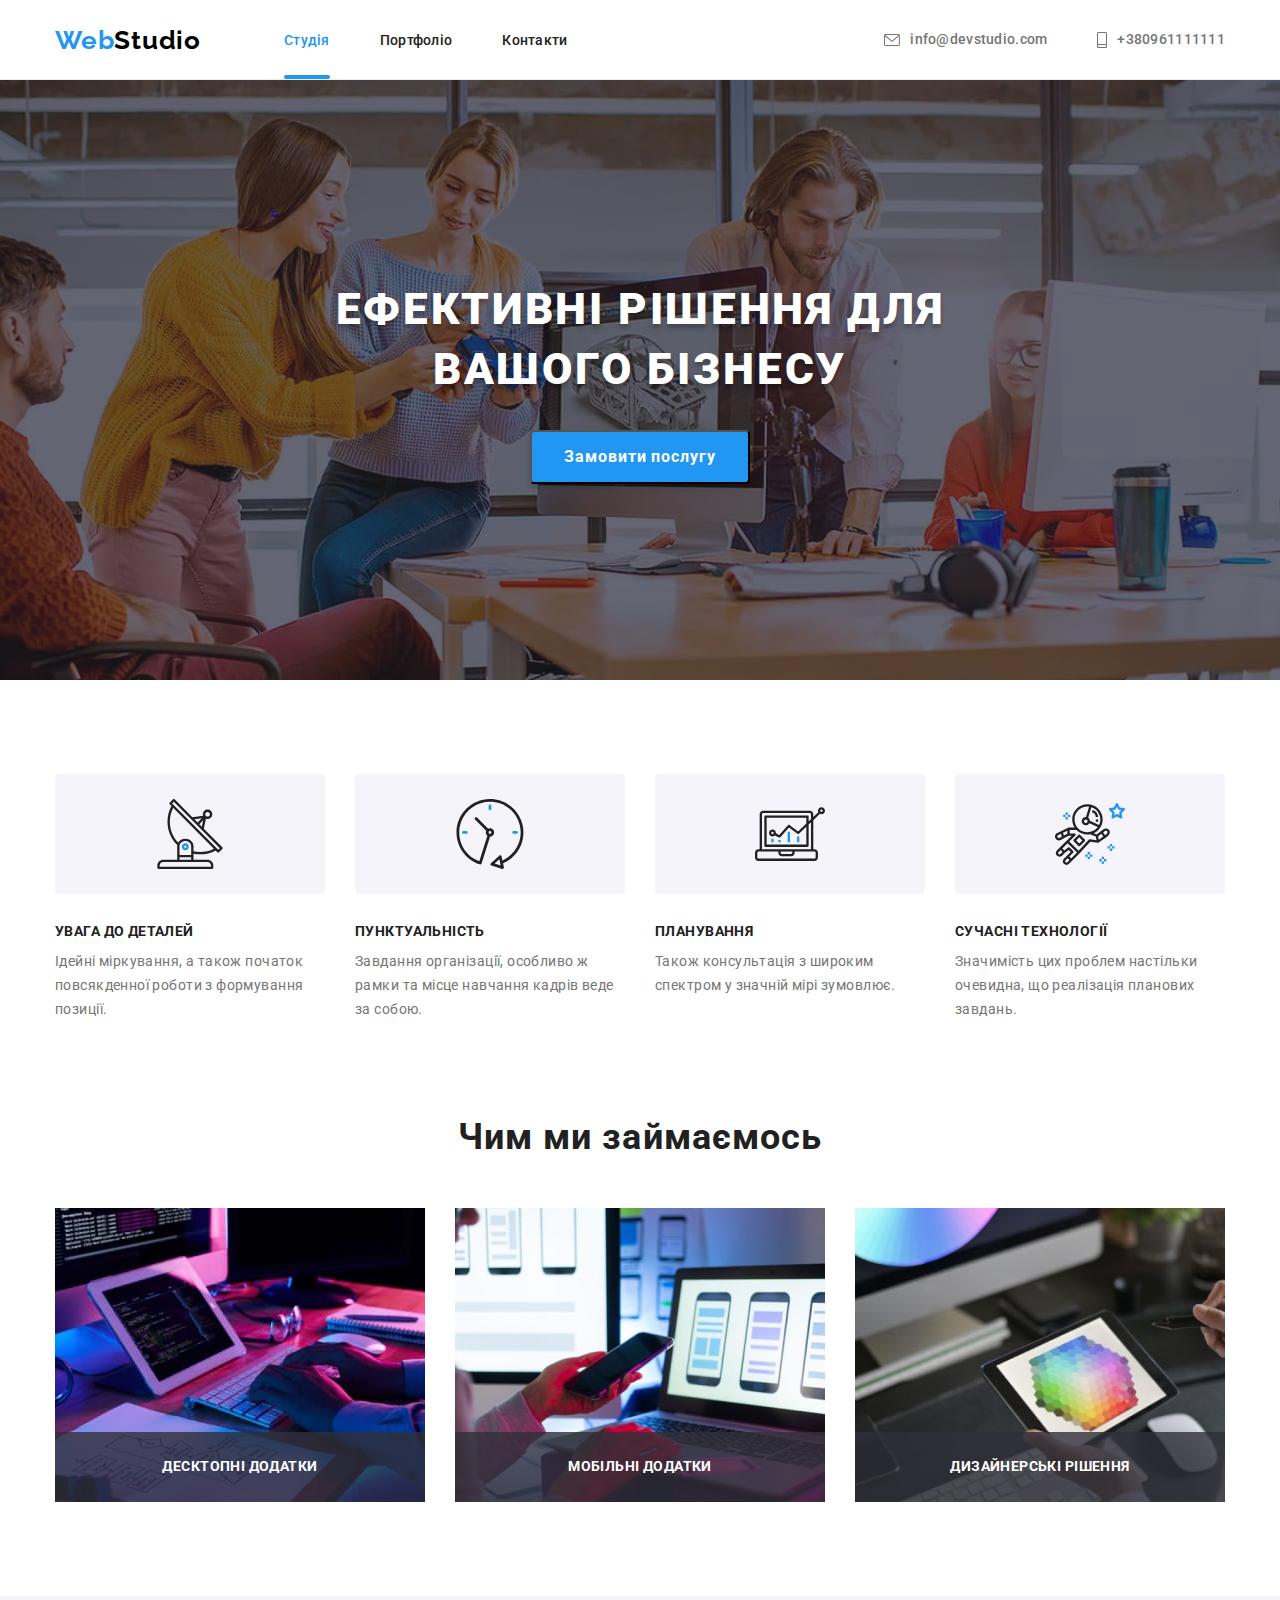
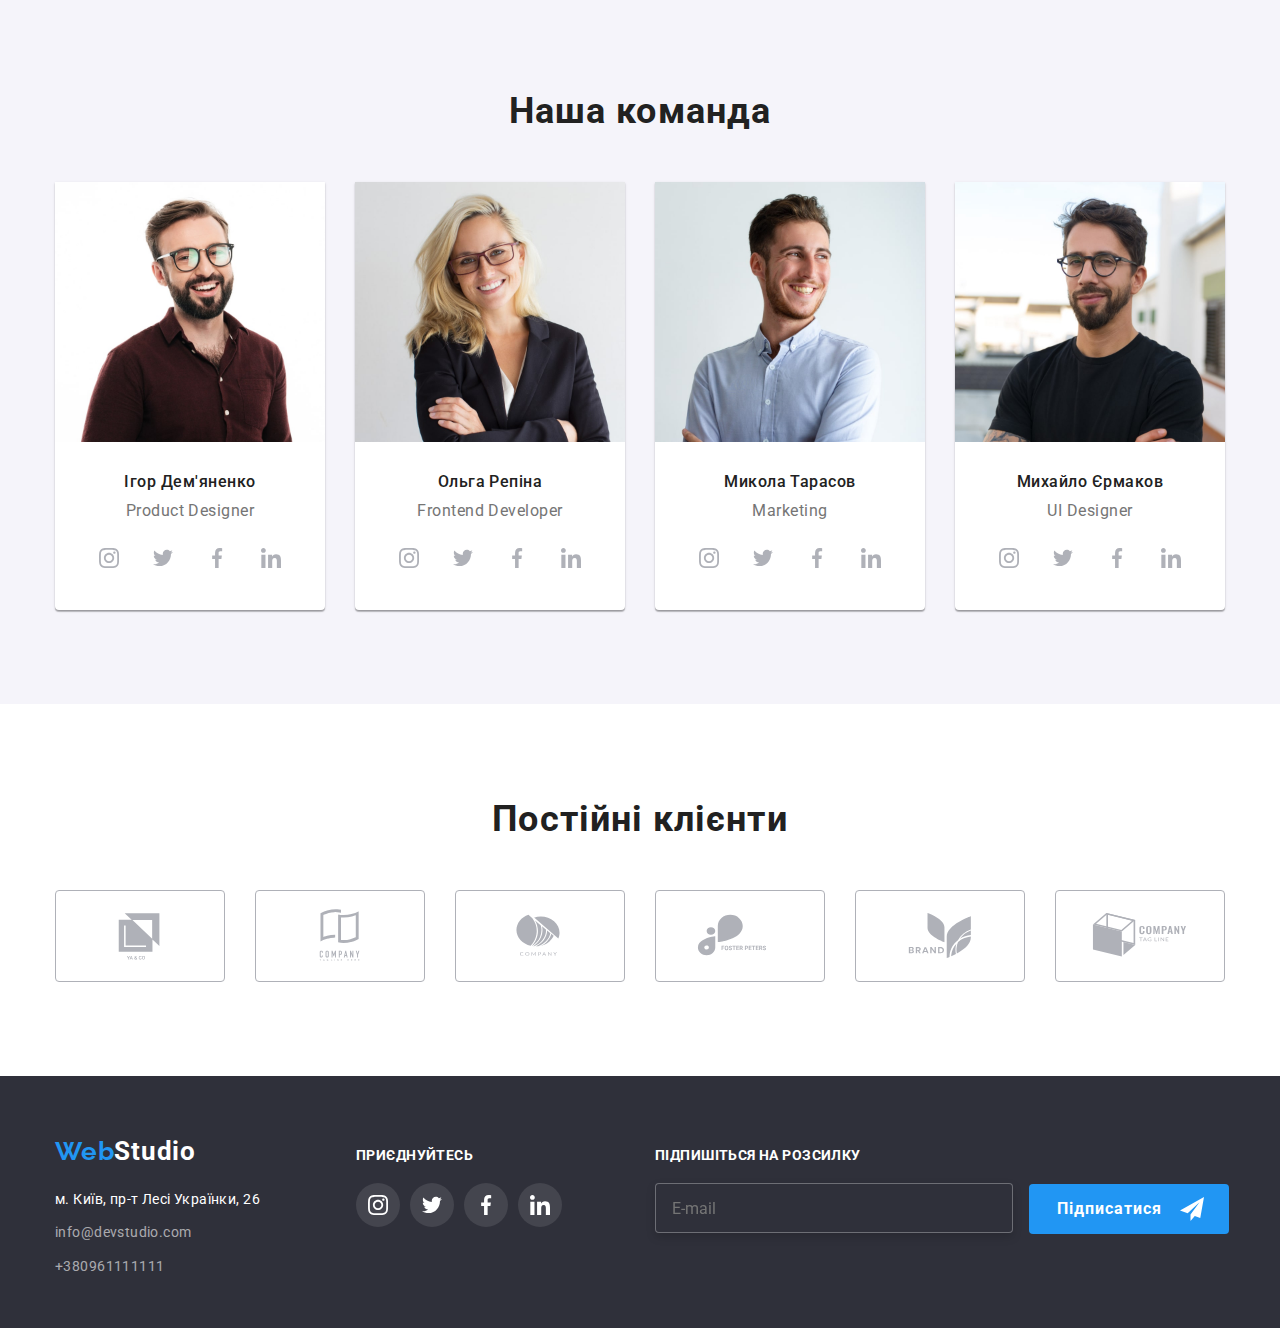
<file: index.html>
<!DOCTYPE html>
<html lang="uk">
  <head>
    <meta charset="UTF-8" />
    <meta http-equiv="X-UA-Compatible" content="IE=edge" />
    <meta name="viewport" content="width=device-width, initial-scale=1.0" />
    <title>WebStudio</title>
    <link rel="preconnect" href="https://fonts.googleapis.com" />
    <link rel="preconnect" href="https://fonts.gstatic.com" crossorigin />
    <link
      href="https://fonts.googleapis.com/css2?family=Montserrat:wght@400;700&family=Raleway:wght@700&family=Roboto:wght@400;500;700;900&display=swap"
      rel="stylesheet"
    />
    <link
      rel="stylesheet"
      href="https://cdnjs.cloudflare.com/ajax/libs/modern-normalize/1.1.0/modern-normalize.min.css"
    />
    <link rel="stylesheet" href="./css/styles.css" />
  </head>
  <body>
    <header class="header">
      <div class="conteiner">
        <nav class="header-nav">
          <a class="logo" href="./index.html" lang="en">
            <span class="logo-web">Web</span
            ><span class="logo-studio">Studio</span>
          </a>
          <ul class="conteiner-header-links">
            <li class="header-links">
              <a class="header-link current" href="./index.html">Студія</a>
            </li>
            <li class="header-links">
              <a class="header-link" href="./portfolio.html">Портфоліо</a>
            </li>
            <li class="header-links">
              <a class="header-link" href="">Контакти</a>
            </li>
          </ul>
          <ul class="conteiner-header-contacts">
            <li class="header-links">
              <a class="header-link-style" href="mailto:info@devstudio.com">
                <svg class="header-icon-mail" width="16" height="12">
                  <use href="./img/symbol-defs.svg#icon-envelope"></use>
                </svg>
                info@devstudio.com</a
              >
            </li>
            <li class="header-links">
              <a class="header-link-style" href="telto:+380961111111">
                <svg class="header-icon-tel" width="10" height="16">
                  <use href="./img/symbol-defs.svg#icon-Vector"></use>
                </svg>
                +380961111111</a
              >
            </li>
          </ul>
        </nav>
      </div>
    </header>

    <main>
      <section class="hero-section hero-bg">
        <div class="conteiner">
          <h1 class="hero">Ефективні рішення для вашого бізнесу</h1>
          <button class="hero-button" type="button" data-modal-open>
            Замовити послугу
          </button>
        </div>
      </section>

      <section class="benefits-section">
        <div class="conteiner">
          <h2 class="visually-hidden">Переваги</h2>
          <ul class="advantage-ul">
            <li class="advantage-li">
              <a href="" class="advantage-href">
                <svg class="advantage-icon" width="70" height="70">
                  <use href="./img/symbol-defs.svg#icon-antenna"></use>
                </svg>
              </a>
            </li>
            <li class="advantage-li">
              <a href="" class="advantage-href">
                <svg class="advantage-icon" width="70" height="70">
                  <use href="./img/symbol-defs.svg#icon-clock"></use>
                </svg>
              </a>
            </li>
            <li class="advantage-li">
              <a href="" class="advantage-href">
                <svg class="advantage-icon" width="70" height="70">
                  <use href="./img/symbol-defs.svg#icon-diagram"></use>
                </svg>
              </a>
            </li>
            <li class="advantage-li">
              <a href="" class="advantage-href">
                <svg class="advantage-icon" width="70" height="70">
                  <use href="./img/symbol-defs.svg#icon-astronaut"></use>
                </svg>
              </a>
            </li>
          </ul>
          <ul class="conteiner-benefits-li">
            <li class="benefits-li type">
              <h3 class="benefits attention">Увага до деталей</h3>
              <p class="benefits-lists">
                Ідейні міркування, а також початок повсякденної роботи з
                формування позиції.
              </p>
            </li>
            <li class="benefits-li type">
              <h3 class="benefits">Пунктуальність</h3>
              <p class="benefits-lists">
                Завдання організації, особливо ж рамки та місце навчання кадрів
                веде за собою.
              </p>
            </li>
            <li class="benefits-li type">
              <h3 class="benefits">Планування</h3>
              <p class="benefits-lists">
                Також консультація з широким спектром у значній мірі зумовлює.
              </p>
            </li>
            <li class="benefits-li">
              <h3 class="benefits">Сучасні технології</h3>
              <p class="benefits-lists">
                Значимість цих проблем настільки очевидна, що реалізація
                планових завдань.
              </p>
            </li>
          </ul>
        </div>
      </section>

      <section class="container-works">
        <div class="conteiner">
          <h2 class="works">Чим ми займаємось</h2>
          <ul class="img-works">
            <li class="works-li">
              <img
                src="./box1.jpg"
                alt="набирає текст на ноутбуці"
                width="370"
                height="294"
              />
              <div class="applications">
                <p class="applications-text">Десктопні додатки</p>
              </div>
            </li>

            <li class="works-li">
              <img
                src="./box2.jpg"
                alt="звіряє з телефоном"
                width="370"
                height="294"
              />
              <div class="applications">
                <p class="applications-text">Мобільні додатки</p>
              </div>
            </li>
            <li class="works-li">
              <img
                src="./box-3.jpg"
                alt="підбирає колір"
                width="370"
                height="294"
              />
              <div class="applications">
                <p class="applications-text">Дизайнерські рішення</p>
              </div>
            </li>
          </ul>
        </div>
      </section>

      <section class="section-team">
        <div class="conteiner">
          <h2 class="team">Наша команда</h2>
          <ul class="team-list">
            <li class="our-team">
              <img
                src="./img1.jpg"
                alt="продакт дизайнер"
                width="270"
                height="260"
              />
              <h3 class="people">Ігор Дем'яненко</h3>
              <p class="skills">Product Designer</p>
              <ul class="social-links">
                <li class="social-li">
                  <a href="" class="social-href">
                    <svg class="social-icon" width="20" height="20">
                      <use href="./img/symbol-defs.svg#icon-instagram"></use>
                    </svg>
                  </a>
                </li>
                <li class="social-li">
                  <a href="" class="social-href">
                    <svg class="social-icon" width="20" height="20">
                      <use href="./img/symbol-defs.svg#icon-twitter"></use>
                    </svg>
                  </a>
                </li>
                <li class="social-li">
                  <a href="" class="social-href">
                    <svg class="social-icon" width="20" height="20">
                      <use href="./img/symbol-defs.svg#icon-facebook"></use>
                    </svg>
                  </a>
                </li>
                <li class="social-li">
                  <a href="" class="social-href">
                    <svg class="social-icon" width="20" height="20">
                      <use href="./img/symbol-defs.svg#icon-linkedin"></use>
                    </svg>
                  </a>
                </li>
              </ul>
            </li>
            <li class="our-team">
              <img
                src="./img2.jpg"
                alt="фронтенд розробник"
                width="270"
                height="260"
              />
              <h3 class="people">Ольга Репіна</h3>
              <p class="skills">Frontend Developer</p>
              <ul class="social-links">
                <li class="social-li">
                  <a href="" class="social-href">
                    <svg class="social-icon" width="20" height="20">
                      <use href="./img/symbol-defs.svg#icon-instagram"></use>
                    </svg>
                  </a>
                </li>
                <li class="social-li">
                  <a href="" class="social-href">
                    <svg class="social-icon" width="20" height="20">
                      <use href="./img/symbol-defs.svg#icon-twitter"></use>
                    </svg>
                  </a>
                </li>
                <li class="social-li">
                  <a href="" class="social-href">
                    <svg class="social-icon" width="20" height="20">
                      <use href="./img/symbol-defs.svg#icon-facebook"></use>
                    </svg>
                  </a>
                </li>
                <li class="social-li">
                  <a href="" class="social-href">
                    <svg class="social-icon" width="20" height="20">
                      <use href="./img/symbol-defs.svg#icon-linkedin"></use>
                    </svg>
                  </a>
                </li>
              </ul>
            </li>
            <li class="our-team">
              <img src="./img3.jpg" alt="Маркетолог" width="270" height="260" />
              <h3 class="people">Микола Тарасов</h3>
              <p class="skills">Marketing</p>
              <ul class="social-links">
                <li class="social-li">
                  <a href="" class="social-href">
                    <svg class="social-icon" width="20" height="20">
                      <use href="./img/symbol-defs.svg#icon-instagram"></use>
                    </svg>
                  </a>
                </li>
                <li class="social-li">
                  <a href="" class="social-href">
                    <svg class="social-icon" width="20" height="20">
                      <use href="./img/symbol-defs.svg#icon-twitter"></use>
                    </svg>
                  </a>
                </li>
                <li class="social-li">
                  <a href="" class="social-href">
                    <svg class="social-icon" width="20" height="20">
                      <use href="./img/symbol-defs.svg#icon-facebook"></use>
                    </svg>
                  </a>
                </li>
                <li class="social-li">
                  <a href="" class="social-href">
                    <svg class="social-icon" width="20" height="20">
                      <use href="./img/symbol-defs.svg#icon-linkedin"></use>
                    </svg>
                  </a>
                </li>
              </ul>
            </li>
            <li class="our-team">
              <img
                src="./img4.jpg"
                alt="дизайнер інтерфейсу користувача"
                width="270"
                height="260"
              />
              <h3 class="people">Михайло Єрмаков</h3>
              <p class="skills">UI Designer</p>
              <ul class="social-links">
                <li class="social-li">
                  <a href="" class="social-href">
                    <svg class="social-icon" width="20" height="20">
                      <use href="./img/symbol-defs.svg#icon-instagram"></use>
                    </svg>
                  </a>
                </li>
                <li class="social-li">
                  <a href="" class="social-href">
                    <svg class="social-icon" width="20" height="20">
                      <use href="./img/symbol-defs.svg#icon-twitter"></use>
                    </svg>
                  </a>
                </li>
                <li class="social-li">
                  <a href="" class="social-href">
                    <svg class="social-icon" width="20" height="20">
                      <use href="./img/symbol-defs.svg#icon-facebook"></use>
                    </svg>
                  </a>
                </li>
                <li class="social-li">
                  <a href="" class="social-href">
                    <svg class="social-icon" width="20" height="20">
                      <use href="./img/symbol-defs.svg#icon-linkedin"></use>
                    </svg>
                  </a>
                </li>
              </ul>
            </li>
          </ul>
        </div>
      </section>
      <section class="clients-section">
        <div class="conteiner">
          <h2 class="clients">Постійні клієнти</h2>
          <ul class="clients-ul">
            <li class="clients-li">
              <a href="" class="clients-href">
                <svg class="clients-icon" width="106" height="60">
                  <use href="./img/symbol-defs.svg#icon-Logo"></use>
                </svg>
              </a>
            </li>
            <li class="clients-li">
              <a href="" class="clients-href">
                <svg class="clients-icon" width="106" height="60">
                  <use href="./img/symbol-defs.svg#icon-Logo1"></use>
                </svg>
              </a>
            </li>
            <li class="clients-li">
              <a href="" class="clients-href">
                <svg class="clients-icon" width="106" height="60">
                  <use href="./img/symbol-defs.svg#icon-Logo2"></use>
                </svg>
              </a>
            </li>
            <li class="clients-li">
              <a href="" class="clients-href">
                <svg class="clients-icon" width="106" height="60">
                  <use href="./img/symbol-defs.svg#icon-Logo3"></use>
                </svg>
              </a>
            </li>
            <li class="clients-li">
              <a href="" class="clients-href">
                <svg class="clients-icon" width="106" height="60">
                  <use href="./img/symbol-defs.svg#icon-Logo4"></use>
                </svg>
              </a>
            </li>
            <li class="clients-li">
              <a href="" class="clients-href">
                <svg class="clients-icon" width="106" height="60">
                  <use href="./img/symbol-defs.svg#icon-Logo5"></use>
                </svg>
              </a>
            </li>
          </ul>
        </div>
      </section>
    </main>

    <footer class="footer-section">
      <div class="footer-conteiner">
        <div class="footer-main">
          <div class="footer-logo">
            <a class="logo" href="./index.html"
              ><span class="logo-web">Web</span
              ><span class="footer-studio">Studio</span></a
            >
          </div>
          <address class="footer-address">
            м. Київ, пр-т Лесі Українки, 26
          </address>
          <address class="footer-address">
            <ul class="footer-ul">
              <li class="footer-li">
                <a class="footer-contacts" href="mailto:info@devstudio.com"
                  >info@devstudio.com</a
                >
              </li>
              <li class="footer-li">
                <a class="footer-contacts" href="telto:+380961111111"
                  >+380961111111</a
                >
              </li>
            </ul>
          </address>
        </div>
        <div class="footer-second">
          <h2 class="footer-second-title">приєднуйтесь</h2>
          <ul class="footer-icon-ul">
            <li class="footer-icon-li">
              <a href="" class="footer-icon-href">
                <svg class="footer-icon" width="20" height="20">
                  <use href="./img/symbol-defs.svg#icon-instagram"></use>
                </svg>
              </a>
            </li>
            <li class="footer-icon-li">
              <a href="" class="footer-icon-href">
                <svg class="footer-icon" width="20" height="20">
                  <use href="./img/symbol-defs.svg#icon-twitter"></use>
                </svg>
              </a>
            </li>
            <li class="footer-icon-li">
              <a href="" class="footer-icon-href">
                <svg class="footer-icon" width="20" height="20">
                  <use href="./img/symbol-defs.svg#icon-facebook"></use>
                </svg>
              </a>
            </li>
            <li class="footer-icon-li">
              <a href="" class="footer-icon-href">
                <svg class="footer-icon" width="20" height="20">
                  <use href="./img/symbol-defs.svg#icon-linkedin"></use>
                </svg>
              </a>
            </li>
          </ul>
        </div>
        <div class="footer-input">
          <label class="footer-input-label" for="footer-input-email"
            >Підпишіться на розсилку</label
          >
          <input
            type="email"
            class="footer-input-email"
            name="footer-input-email"
            id="footer-input-email"
            placeholder="E-mail"
          />

          <button type="button" class="footer-input-button">
            Підписатися<svg class="icon-send" width="24" height="24">
              <use href="./img/symbol-defs.svg#icon-send"></use>
            </svg>
          </button>
        </div>
      </div>
    </footer>
    <div class="overlay is-hidden" data-modal>
      <div class="modal">
        <button type="button" class="button-close" data-modal-close>
          <svg class="icon-close" width="18" height="18">
            <use href="./img/symbol-defs.svg#icon-close"></use>
          </svg>
        </button>
        <p class="modal-title">Залиште свої дані, ми вам передзвонимо</p>
        <form class="modal-form">
          <label class="modal-label">Ім'я</label>
          <div class="div-input">
            <input type="text" class="modal-input" name="user-name" required />
            <svg class="icon-modal" width="18" height="18">
              <use href="./img/symbol-defs.svg#icon-person-black"></use>
            </svg>
          </div>
          <label class="modal-label">Телефон</label>
          <div class="div-input">
            <input type="tel" class="modal-input" name="user-tel" required />
            <svg class="icon-modal" width="18" height="18">
              <use href="./img/symbol-defs.svg#icon-phone-black"></use>
            </svg>
          </div>
          <label class="modal-label">Пошта</label>
          <div class="div-input">
            <input type="email" class="modal-input" name="user-email" />
            <svg class="icon-modal" width="18" height="18">
              <use href="./img/symbol-defs.svg#icon-email-black"></use>
            </svg>
          </div>
          <div class="modal-label-field">
            <label class="modal-label" for="coment">Коментар</label>
            <textarea
              name="coment"
              placeholder="Введіть текст"
              class="clients-coment"
              id="coment"
            ></textarea>
          </div>
          <div class="checkbox">
            <input
              type="checkbox"
              class="checkbox-input visually-hidden"
              name="checkbox"
              required
              value="true"
              id="checkbox"
            />
            <label for="checkbox" class="checkbox-label">
              <span>
                <svg class="icon-check" width="16" height="15">
                  <use href="./img/symbol-defs.svg#icon-check-vector"></use>
                </svg>
              </span>
              Погоджуюся з розсилкою та приймаю
            </label>
            <a href="" class="contract">Умови договору</a>
          </div>
          <button type="submit" class="button-send">Відправити</button>
        </form>
      </div>
    </div>
    <script src="./js/modal.js"></script>
  </body>
</html>
</file>
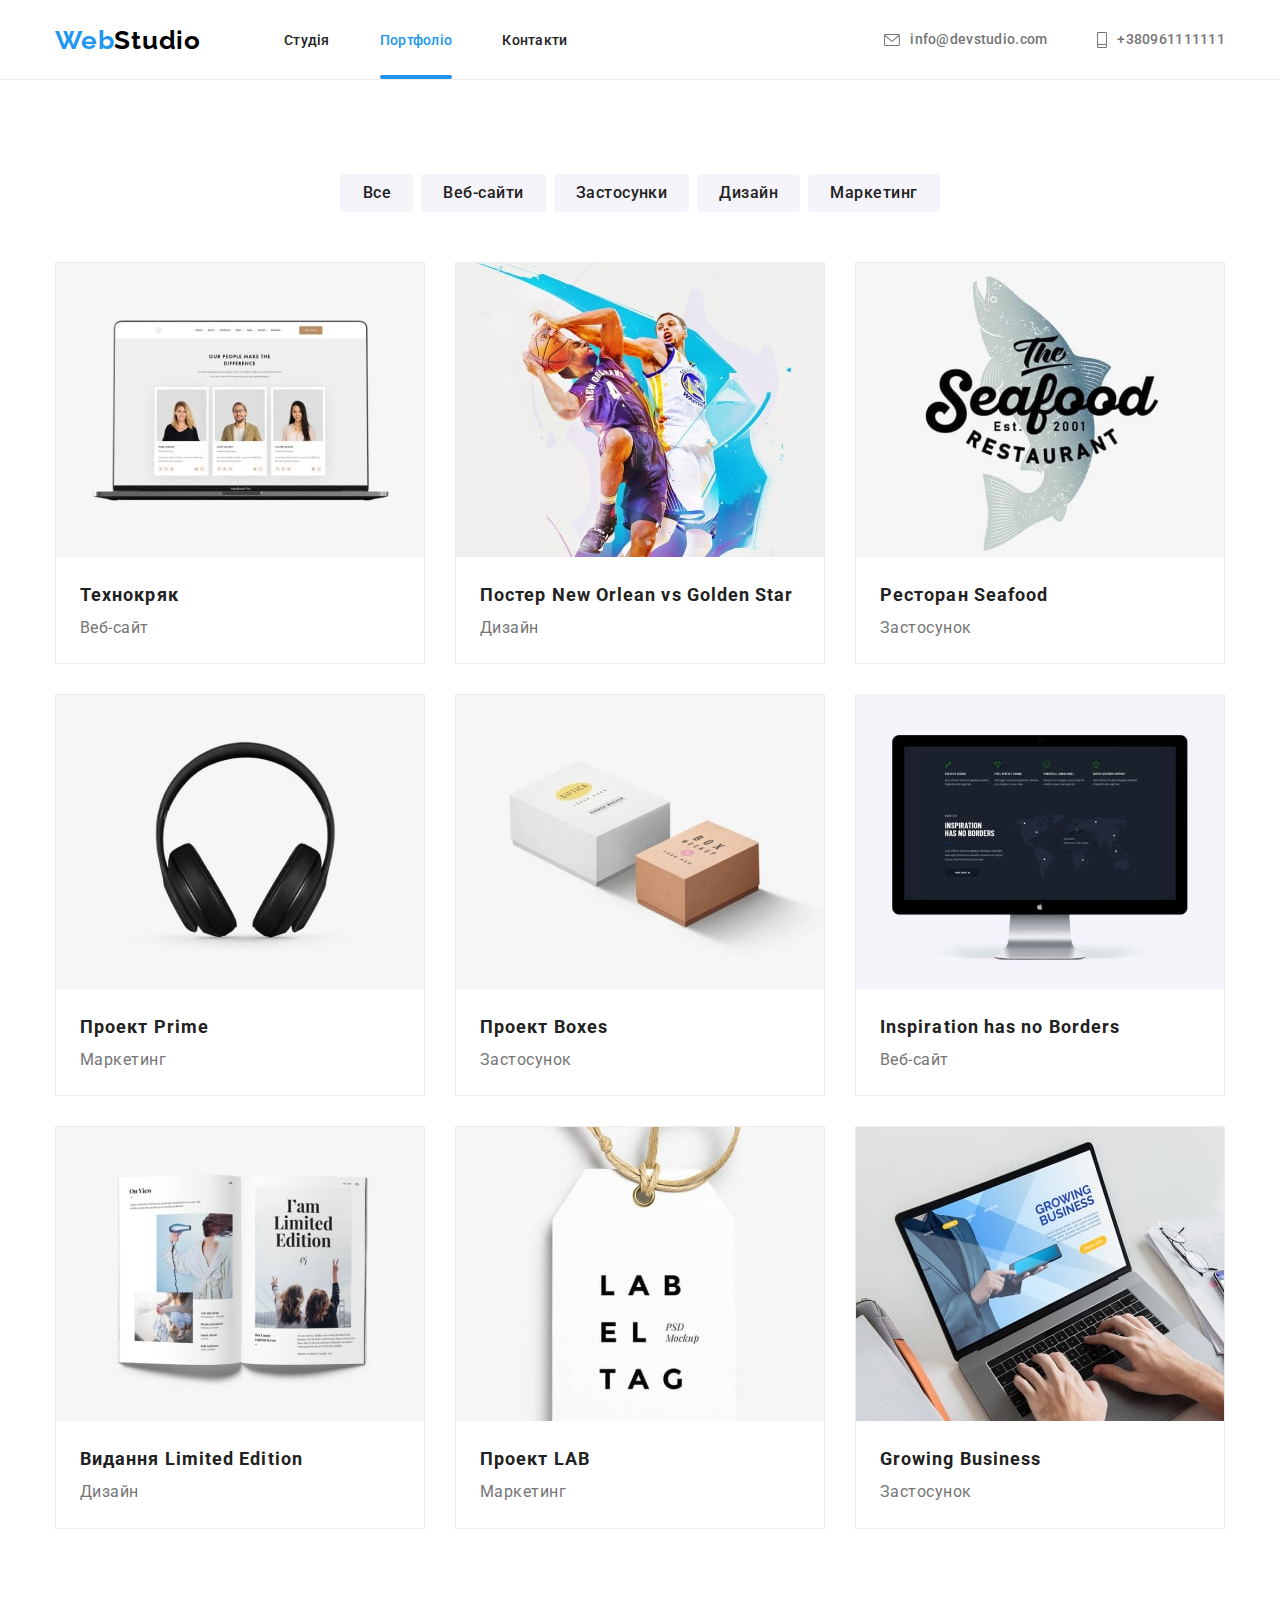
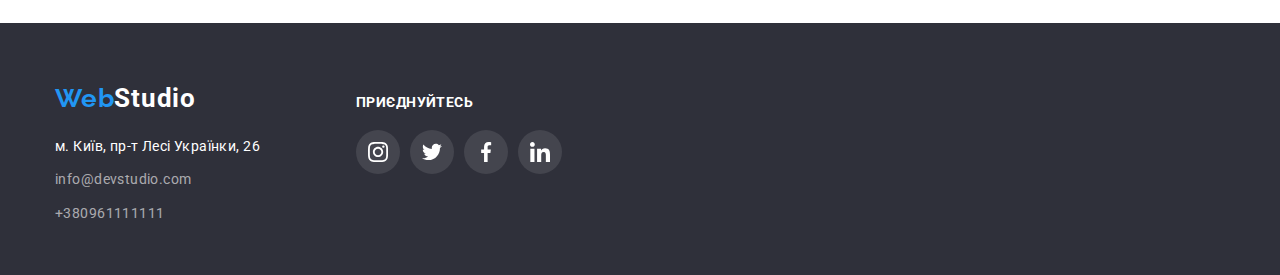
<file: portfolio.html>
<!DOCTYPE html>
<html lang="uk">
  <head>
    <meta charset="UTF-8" />
    <meta http-equiv="X-UA-Compatible" content="IE=edge" />
    <meta name="viewport" content="width=device-width, initial-scale=1.0" />
    <title>WebStudio</title>
    <link
      href="https://fonts.googleapis.com/css2?family=Montserrat:wght@400;700&family=Raleway:wght@700&family=Roboto:wght@400;500;700;900&display=swap"
      rel="stylesheet"
    />
    <link
      rel="stylesheet"
      href="https://cdnjs.cloudflare.com/ajax/libs/modern-normalize/1.1.0/modern-normalize.min.css"
    />
    <link rel="stylesheet" href="./css/styles.css" />
  </head>
  <body>
    <header class="header">
      <div class="conteiner">
        <nav class="header-nav">
          <a class="logo" href="./index.html" lang="en">
            <span class="logo-web">Web</span
            ><span class="logo-studio">Studio</span>
          </a>
          <ul class="conteiner-header-links">
            <li class="header-links">
              <a class="header-link" href="./index.html">Студія</a>
            </li>
            <li class="header-links">
              <a class="header-link current" href="./portfolio.html"
                >Портфоліо</a
              >
            </li>
            <li class="header-links">
              <a class="header-link" href="">Контакти</a>
            </li>
          </ul>
          <ul class="conteiner-header-contacts">
            <li class="header-links">
              <a class="header-link-style" href="mailto:info@devstudio.com">
                <svg class="header-icon-mail" width="16" height="12">
                  <use href="./img/symbol-defs.svg#icon-envelope"></use>
                </svg>
                info@devstudio.com</a
              >
            </li>
            <li class="header-links">
              <a class="header-link-style" href="telto:+380961111111">
                <svg class="header-icon-tel" width="10" height="16">
                  <use href="./img/symbol-defs.svg#icon-Vector"></use>
                </svg>
                +380961111111</a
              >
            </li>
          </ul>
        </nav>
      </div>
    </header>

    <main>
      <h1 class="visually-hidden">Портфоліо</h1>
      <section class="portfolio-section">
        <div class="conteiner">
          <ul class="portfolio-li">
            <li class="portfolio-items">
              <button class="button-portfolio" type="button">Все</button>
            </li>
            <li class="portfolio-items">
              <button class="button-portfolio" type="button">Веб-сайти</button>
            </li>
            <li class="portfolio-items">
              <button class="button-portfolio" type="button">Застосунки</button>
            </li>
            <li class="portfolio-items">
              <button class="button-portfolio" type="button">Дизайн</button>
            </li>
            <li class="portfolio-items">
              <button class="button-portfolio" type="button">Маркетинг</button>
            </li>
          </ul>
        </div>

        <h2 class="visually-hidden">Всі продукти компанії</h2>
        <div class="conteiner">
          <ul class="products-ul">
            <li class="products-of-company">
              <div class="products-up">
                <img
                  class="photo-products"
                  src="./img1-1.jpg"
                  alt="картки клієнтів на сайті"
                  width="370"
                  height="294"
                />
                <p class="products-up-text">
                  Ресурс пропонує комплексні пропозиції з різним рівнем
                  функціоналу та сервісів. Все це дозволить відвідувачу отримати
                  вичерпні відомості про компанію чи приватну особу.
                </p>
              </div>
              <div class="projects-text">
                <h2 class="projects">Технокряк</h2>
                <p class="product-name">Веб-сайт</p>
              </div>
            </li>
            <li class="products-of-company">
              <div class="products-up">
                <img
                  class="photo-products"
                  src="./img1-2.jpg"
                  alt="дизайн постера"
                  width="370"
                  height="294"
                />
                <p class="products-up-text">
                  Ресурс пропонує комплексні пропозиції з різним рівнем
                  функціоналу та сервісів. Все це дозволить відвідувачу отримати
                  вичерпні відомості про компанію чи приватну особу.
                </p>
              </div>
              <div class="projects-text">
                <h2 class="projects">Постер New Orlean vs Golden Star</h2>
                <p class="product-name">Дизайн</p>
              </div>
            </li>
            <li class="products-of-company">
              <div class="products-up">
                <img
                  class="photo-products"
                  src="./img1-3.jpg"
                  alt="дизайн застосунку для ресторану"
                  width="370"
                  height="294"
                />
                <p class="products-up-text">
                  Ресурс пропонує комплексні пропозиції з різним рівнем
                  функціоналу та сервісів. Все це дозволить відвідувачу отримати
                  вичерпні відомості про компанію чи приватну особу.
                </p>
              </div>
              <div class="projects-text">
                <h2 class="projects">Ресторан Seafood</h2>
                <p class="product-name">Застосунок</p>
              </div>
            </li>
            <li class="products-of-company">
              <div class="products-up">
                <img
                  class="photo-products"
                  src="./img1-4.jpg"
                  alt="навушники"
                  width="370"
                  height="294"
                />
                <p class="products-up-text">
                  Ресурс пропонує комплексні пропозиції з різним рівнем
                  функціоналу та сервісів. Все це дозволить відвідувачу отримати
                  вичерпні відомості про компанію чи приватну особу.
                </p>
              </div>
              <div class="projects-text">
                <h2 class="projects">Проект Prime</h2>
                <p class="product-name">Маркетинг</p>
              </div>
            </li>
            <li class="products-of-company">
              <div class="products-up">
                <img
                  class="photo-products"
                  src="./img5.jpg"
                  alt="дизайн застосунку"
                  width="370"
                  height="294"
                />
                <p class="products-up-text">
                  Ресурс пропонує комплексні пропозиції з різним рівнем
                  функціоналу та сервісів. Все це дозволить відвідувачу отримати
                  вичерпні відомості про компанію чи приватну особу.
                </p>
              </div>
              <div class="projects-text">
                <h2 class="projects">Проект Boxes</h2>
                <p class="product-name">Застосунок</p>
              </div>
            </li>
            <li class="products-of-company">
              <div class="products-up">
                <img
                  class="photo-products"
                  src="./img6.jpg"
                  alt="дизайн веб-сайту"
                  width="370"
                  height="294"
                />
                <p class="products-up-text">
                  Ресурс пропонує комплексні пропозиції з різним рівнем
                  функціоналу та сервісів. Все це дозволить відвідувачу отримати
                  вичерпні відомості про компанію чи приватну особу.
                </p>
              </div>
              <div class="projects-text">
                <h2 class="projects">Inspiration has no Borders</h2>
                <p class="product-name">Веб-сайт</p>
              </div>
            </li>
            <li class="products-of-company">
              <div class="products-up">
                <img
                  class="photo-products"
                  src="./img7.jpg"
                  alt="дизайн видання"
                  width="370"
                  height="294"
                />
                <p class="products-up-text">
                  Ресурс пропонує комплексні пропозиції з різним рівнем
                  функціоналу та сервісів. Все це дозволить відвідувачу отримати
                  вичерпні відомості про компанію чи приватну особу.
                </p>
              </div>
              <div class="projects-text">
                <h2 class="projects">Видання Limited Edition</h2>
                <p class="product-name">Дизайн</p>
              </div>
            </li>
            <li class="products-of-company">
              <div class="products-up">
                <img
                  class="photo-products"
                  src="./img8.jpg"
                  alt="дизайн маркетингового проекту"
                  width="370"
                  height="294"
                />
                <p class="products-up-text">
                  Ресурс пропонує комплексні пропозиції з різним рівнем
                  функціоналу та сервісів. Все це дозволить відвідувачу отримати
                  вичерпні відомості про компанію чи приватну особу.
                </p>
              </div>
              <div class="projects-text">
                <h2 class="projects">Проект LAB</h2>
                <p class="product-name">Маркетинг</p>
              </div>
            </li>
            <li class="products-of-company">
              <div class="products-up">
                <img
                  class="photo-products"
                  src="./img9.jpg"
                  alt="дизайн застосунку"
                  width="370"
                  height="294"
                />
                <p class="products-up-text">
                  Ресурс пропонує комплексні пропозиції з різним рівнем
                  функціоналу та сервісів. Все це дозволить відвідувачу отримати
                  вичерпні відомості про компанію чи приватну особу.
                </p>
              </div>
              <div class="projects-text">
                <h2 class="projects">Growing Business</h2>
                <p class="product-name">Застосунок</p>
              </div>
            </li>
          </ul>
        </div>
      </section>
    </main>
    <footer class="footer-section">
      <div class="footer-conteiner">
        <div class="footer-main">
          <div class="footer-logo">
            <a class="logo" href="./index.html"
              ><span class="logo-web">Web</span
              ><span class="footer-studio">Studio</span></a
            >
          </div>
          <address class="footer-address">
            м. Київ, пр-т Лесі Українки, 26
          </address>
          <address class="footer-address">
            <ul class="footer-ul">
              <li class="footer-li">
                <a class="footer-contacts" href="mailto:info@devstudio.com"
                  >info@devstudio.com</a
                >
              </li>
              <li class="footer-li">
                <a class="footer-contacts" href="telto:+380961111111"
                  >+380961111111</a
                >
              </li>
            </ul>
          </address>
        </div>
        <div class="footer-second">
          <h2 class="footer-second-title">приєднуйтесь</h2>
          <ul class="footer-icon-ul">
            <li class="footer-icon-li">
              <a href="" class="footer-icon-href">
                <svg class="footer-icon" width="20" height="20">
                  <use href="./img/symbol-defs.svg#icon-instagram"></use>
                </svg>
              </a>
            </li>
            <li class="footer-icon-li">
              <a href="" class="footer-icon-href">
                <svg class="footer-icon" width="20" height="20">
                  <use href="./img/symbol-defs.svg#icon-twitter"></use>
                </svg>
              </a>
            </li>
            <li class="footer-icon-li">
              <a href="" class="footer-icon-href">
                <svg class="footer-icon" width="20" height="20">
                  <use href="./img/symbol-defs.svg#icon-facebook"></use>
                </svg>
              </a>
            </li>
            <li class="footer-icon-li">
              <a href="" class="footer-icon-href">
                <svg class="footer-icon" width="20" height="20">
                  <use href="./img/symbol-defs.svg#icon-linkedin"></use>
                </svg>
              </a>
            </li>
          </ul>
        </div>
      </div>
    </footer>
  </body>
</html>
</file>
<file: css/styles.css>
:root {
  --main-color: #2196f3;
  --main-color-text: #212121;
  --second-main-color: #757575;
  --third-main-color: #ffffff;
  --icon-main-color: #afb1b8;
  --timing: cubic-bezier(0.4, 0, 0.2, 1);
}
/* ul {
  margin: 0;
  padding-left: 0;
} */
img {
  display: block;
}
h2,
ul,
li,
p {
  margin: 0;
}
.conteiner {
  width: 1200px;
  margin-left: auto;
  margin-right: auto;
  padding-left: 15px;
  padding-right: 15px;
}
.header {
  height: 80px;
  margin-left: auto;
  margin-right: auto;
  border-bottom: 1px solid #ececec;
}
.header-nav {
  height: 80px;
  align-items: center;
  display: flex;
  justify-content: center;
}

.conteiner-header-links {
  display: flex;
  margin-left: 43px;
}

.header-link {
  position: relative;
  transition-property: color;
  transition-duration: 250ms;
  transition-timing-function: cubic-bezier(0.4, 0, 0.2, 1);
  transition-delay: 100ms;
}
.header-link::after {
  position: absolute;
  content: "";
  width: 0;
  height: 4px;
  background: var(--main-color);
  border-radius: 2px;
  left: 0;
  bottom: 1px;
  transition: width 250ms var(--timing);
}

.header-link:hover::after {
  width: 100%;
}
.header-link.current {
  color: var(--main-color);
}
.header-link.current::after {
  position: absolute;
  content: "";
  width: 100%;
  height: 4px;
  background: var(--main-color);
  border-radius: 2px;
  left: 0;
  bottom: 1px;
}

.conteiner-header-contacts {
  display: flex;
  margin-left: auto;
}
.header-icon-tel,
.header-icon-mail {
  fill: var(--second-main-color);
  margin-right: 10px;
  transition-property: fill;
  transition-duration: 250ms;
  transition-timing-function: cubic-bezier(0.4, 0, 0.2, 1);
  transition-delay: 100ms;
}
.header-link-style:hover .header-icon-tel,
.header-link-style:focus .header-icon-tel {
  fill: var(--main-color);
}
.header-link-style:hover .header-icon-mail,
.header-link-style:focus .header-icon-mail {
  fill: var(--main-color);
}
.logo {
  text-decoration: none;
  align-items: center;
  justify-content: center;
}
.footer-logo {
  margin-bottom: 20px;
}

.logo-web {
  font-family: "Raleway", sans-serif;
  font-weight: 700;
  font-size: 26px;
  line-height: 1.19;
  letter-spacing: 0.03em;
  color: var(--main-color);
}
.logo-studio {
  font-family: "Raleway", sans-serif;
  font-weight: 700;
  font-size: 26px;
  line-height: 1.19;
  letter-spacing: 0.03em;
  color: #000000;
}

body {
  font-family: "Roboto", sans-serif;
  font-weight: 400;
  font-style: normal;
}
.header-portfolio {
  padding-top: 24px;
}
.header-links,
.header-link {
  padding: 0;
  margin: 0;
}
.header-links {
  margin-right: 50px;
}
.header-links:last-child {
  margin: 0;
}

.header-links,
.portfolio-items,
.portfolio-li {
  text-decoration: none;
  list-style: none;
}
.header-link:hover {
  color: var(--main-color);
}
.header-link:focus {
  color: var(--main-color);
}

.header-link {
  text-decoration: none;
  font-weight: 500;
  font-size: 14px;
  line-height: 1.14;
  letter-spacing: 0.02em;
  color: var(--main-color-text);
  padding-top: 32px;
  padding-bottom: 32px;
}
.header-link-style {
  display: flex;
  align-items: center;

  text-decoration: none;
  font-weight: 500;
  font-size: 14px;
  line-height: 1.14;
  letter-spacing: 0.02em;
  color: var(--second-main-color);
  padding-top: 32px;
  padding-bottom: 32px;
  transition-property: color;
  transition-duration: 250ms;
  transition-timing-function: cubic-bezier(0.4, 0, 0.2, 1);
  transition-delay: 100ms;
}
.header-link-style:hover {
  color: var(--main-color);
}
.header-link-style:focus {
  color: var(--main-color);
}
.hero {
  display: block;
  font-weight: 900;
  font-size: 44px;
  line-height: 1.36;
  text-align: center;
  letter-spacing: 0.06em;
  text-transform: uppercase;
  color: var(--third-main-color);
  text-shadow: 0px 4px 4px rgba(0, 0, 0, 0.25);
  margin: auto;
  width: 696px;
}
.hero-button {
  font-family: "Roboto", sans-serif;
  font-weight: 700;
  font-size: 16px;
  line-height: 1.9;
  display: block;
  align-items: center;
  text-align: center;
  letter-spacing: 0.06em;
  color: var(--third-main-color);
  background: var(--main-color);
  box-shadow: 0px 4px 4px rgba(0, 0, 0, 0.15);
  border-radius: 4px;
  padding: 10px 32px;
  min-width: 216px;
  margin: auto;
  margin-top: 30px;
  transition-property: background-color;
  transition-duration: 250ms;
  transition-timing-function: cubic-bezier(0.4, 0, 0.2, 1);
  transition-delay: 100ms;
}
.hero-bg {
  max-width: 1600px;
  height: 600px;
  background-image: linear-gradient(
      rgba(47, 48, 58, 0.4),
      rgba(47, 48, 58, 0.4)
    ),
    url(../img/Img-hero.jpg);
  margin-left: auto;
  margin-right: auto;
  background-repeat: no-repeat;
  background-size: cover;
  background-position: center;
  background-color: #c4c4c4;
}
.hero-section {
  padding-top: 200px;
  padding-bottom: 200px;
  margin-left: auto;
  margin-right: auto;
}
.hero-button:hover {
  background-color: #188ce8;
  cursor: pointer;
}
.hero-button:focus {
  background-color: #188ce8;
}
.visually-hidden {
  position: absolute;
  white-space: nowrap;
  width: 1px;
  height: 1px;
  overflow: hidden;
  border: 0;
  padding: 0;
  clip: rect(0 0 0 0);
  clip-path: inset(50%);
  margin: -1px;
}

.benefits-section {
  display: flex;
  padding-top: 94px;
  padding-bottom: 94px;
}
.conteiner-benefits-li {
  display: flex;
  justify-content: center;
  padding: 0;
  margin: auto;
}
.conteiner-benefits-li:last-child {
  margin-right: 0;
}
.benefits-li {
  width: 270px;
  text-align: left;
}
.benefits-li.type {
  margin-right: 30px;
}
.benefits {
  font-weight: 700;
  font-size: 14px;
  line-height: 1.14;
  letter-spacing: 0.03em;
  text-transform: uppercase;
  color: var(--main-color-text);
  padding: 0;
  margin: 0;
  margin-bottom: 10px;
}
.attention {
  width: 270px;
  height: 16;
}

.benefits-lists {
  font-size: 14px;
  line-height: 1.71;
  letter-spacing: 0.03em;
  color: var(--second-main-color);
  padding: 0;
}

.advantage-ul {
  display: flex;
  justify-content: center;
  text-decoration: none;
  list-style: none;
  gap: 30px;
  margin: 0;
  padding: 0;
}
.advantage-href {
  width: 270px;
  height: 120px;
  border-radius: 4px;
  background-color: #f5f4fa;
  display: flex;
  align-items: center;
  justify-content: center;
  margin-bottom: 30px;
}
.advantage-icon {
  fill: var(--main-color-text);
  transition-property: fill;
  transition-duration: 250ms;
  transition-timing-function: cubic-bezier(0.4, 0, 0.2, 1);
  transition-delay: 100ms;
}
.advantage-href:hover .advantage-icon {
  fill: var(--main-color);
  border-color: var(--main-color);
}
.advantage-href:focus .advantage-icon {
  fill: var(--main-color);
  border-color: var(--main-color);
}
.container-works {
  width: 100%;
  margin-left: auto;
  margin-right: auto;
  padding-bottom: 94px;
}

.img-works {
  display: flex;
  flex-wrap: nowrap;
  column-gap: 30px;
  padding: 0;
}
.works-li {
  position: relative;
}
.applications {
  position: absolute;
  height: 70px;
  background: rgba(47, 48, 58, 0.8);
  width: 100%;
  bottom: 0;
}
.applications-text {
  font-family: "Roboto";
  font-style: normal;
  font-weight: 700;
  font-size: 14px;
  line-height: 1.14;
  text-align: center;
  letter-spacing: 0.03em;
  text-transform: uppercase;
  color: var(--third-main-color);
  position: absolute;
  top: 50%;
  left: 50%;
  transform: translate(-50%, -50%);
}

.works,
.team,
.clients {
  font-weight: 700;
  font-size: 36px;
  line-height: 1.17;
  text-align: center;
  letter-spacing: 0.03em;
  color: var(--main-color-text);
  padding: 0;
  margin: 0;
  margin-bottom: 50px;
}
.section-team {
  margin-left: auto;
  margin-right: auto;
  background: #f5f4fa;
  padding-top: 94px;
  padding-bottom: 94px;
}
.team-list {
  display: flex;
  flex-wrap: nowrap;
  column-gap: 30px;
  padding: 0;
}
.benefits-li,
.works-li,
.our-team,
.footer-li {
  list-style: none;
  padding: 0;
  margin: 0;
}
.our-team {
  background: #ffffff;
  box-shadow: 0px 1px 3px rgba(0, 0, 0, 0.12), 0px 1px 1px rgba(0, 0, 0, 0.14),
    0px 2px 1px rgba(0, 0, 0, 0.2);
  border-radius: 0px 0px 4px 4px;
  text-align: center;
  padding-bottom: 30px;
}

.people {
  font-weight: 500;
  font-size: 16px;
  line-height: 1.19;
  letter-spacing: 0.03em;
  color: var(--main-color-text);
  padding: 0;
  margin-bottom: 10px;
  margin-top: 30px;
  margin-left: 0;
  margin-right: 0;
}
.social-links {
  list-style: none;
  display: flex;
  justify-content: center;
  gap: 10px;
  padding: 0;
}
.social-href {
  width: 44px;
  height: 44px;
  border-radius: 50%;
  background-color: var(--third-main-color);
  display: flex;
  align-items: center;
  justify-content: center;
  transition-property: background-color;
  transition-duration: 250ms;
  transition-timing-function: cubic-bezier(0.4, 0, 0.2, 1);
  transition-delay: 100ms;
}
.social-icon {
  fill: var(--icon-main-color);
  transition-property: fill;
  transition-duration: 250ms;
  transition-timing-function: cubic-bezier(0.4, 0, 0.2, 1);
  transition-delay: 100ms;
}
.social-href:hover {
  background-color: var(--main-color);
}
.social-href:focus {
  background-color: var(--main-color);
}
.social-href:hover .social-icon {
  fill: var(--third-main-color);
}
.social-href:focus .social-icon {
  fill: var(--third-main-color);
}
.clients-section {
  margin-left: auto;
  margin-right: auto;
  background: var(--third-main-color);
  padding-top: 94px;
  padding-bottom: 94px;
}

.clients-href {
  width: 170px;
  height: 92px;
  display: flex;
  align-items: center;
  justify-content: center;
  border-color: var(--third-main-color);
  border: 1px solid #afb1b8;
  border-radius: 4px;
  transition-property: border-color;
  transition-duration: 250ms;
  transition-timing-function: cubic-bezier(0.4, 0, 0.2, 1);
  transition-delay: 100ms;
}
.clients-href:hover,
.clients-href:focus {
  border-color: var(--main-color);
}
.clients-href:hover .clients-icon {
  fill: var(--main-color);
}
.clients-href:focus .clients-icon {
  fill: var(--main-color);
}
.clients-ul {
  display: flex;
  justify-content: center;
  text-decoration: none;
  list-style: none;
  gap: 30px;
  margin: 0;
  padding: 0;
}
.clients-icon {
  fill: var(--icon-main-color);
  transition-property: fill;
  transition-duration: 250ms;
  transition-timing-function: cubic-bezier(0.4, 0, 0.2, 1);
  transition-delay: 100ms;
}
.skills {
  font-size: 16px;
  line-height: 1.19;
  letter-spacing: 0.03em;
  color: var(--second-main-color);
  padding: 0;
  margin: 0;
  margin-bottom: 16px;
}
.footer-ul {
  padding: 0;
}

.footer-studio {
  font-weight: 700;
  font-size: 26px;
  line-height: 1.19;
  letter-spacing: 0.03em;
  color: var(--third-main-color);
}
.footer-section {
  background: #2f303a;
  height: 252px;
  padding-top: 60px;
  padding-bottom: 60px;
}
.footer-conteiner {
  display: flex;
  align-items: baseline;

  padding-left: 15px;
  width: 1200px;
  margin-left: auto;
  margin-right: auto;
}
.footer-address {
  font-style: normal;
  font-size: 14px;
  line-height: 24px;
  letter-spacing: 0.03em;
  color: var(--third-main-color);
  padding: 0;
  margin: 0;
  margin-bottom: 9px;
}
.footer-li {
  margin-bottom: 9px;
}

.footer-contacts {
  font-style: normal;
  text-decoration: none;
  font-size: 14px;
  line-height: 1.7;
  letter-spacing: 0.03em;
  color: rgba(255, 255, 255, 0.6);
  margin-bottom: 9px;
  transition-property: color;
  transition-duration: 250ms;
  transition-timing-function: cubic-bezier(0.4, 0, 0.2, 1);
  transition-delay: 80ms;
}
.footer-contacts:hover {
  color: var(--main-color);
}

.footer-main {
  min-width: 231px;
  margin-right: 70px;
}
.footer-second-title {
  font-weight: 700;
  font-size: 14px;
  line-height: 16px;
  letter-spacing: 0.03em;
  text-transform: uppercase;
  color: var(--third-main-color);
  margin-bottom: 20px;
}
.footer-icon-ul {
  text-decoration: none;
  list-style: none;
  margin: 0;
  padding: 0;
  display: flex;
  justify-content: center;
  gap: 10px;
}
.footer-icon-href {
  display: flex;
  align-items: center;
  justify-content: center;
  width: 44px;
  height: 44px;
  border-radius: 50%;
  background-color: rgba(255, 255, 255, 0.1);
  transition-property: background-color;
  transition-duration: 250ms;
  transition-timing-function: cubic-bezier(0.4, 0, 0.2, 1);
  transition-delay: 100ms;
}
.footer-icon {
  fill: var(--third-main-color);
}
.footer-icon-href:hover,
.footer-icon-href:focus {
  background-color: var(--main-color);
}
/* portfolio */
.portfolio-li {
  padding: 0;
  flex-wrap: nowrap;
  display: flex;
  justify-content: center;
  column-gap: 8px;
  margin-bottom: 50px;
}
.portfolio-section {
  padding-top: 94px;
  padding-bottom: 94px;
}

.button-portfolio:hover {
  color: var(--third-main-color);
  background-color: var(--main-color);
  box-shadow: 0px 3px 1px rgba(0, 0, 0, 0.1), 0px 1px 2px rgba(0, 0, 0, 0.08),
    0px 2px 2px rgba(0, 0, 0, 0.12);
  border-radius: 4px;
}
.button-portfolio:focus {
  color: var(--third-main-color);
  background-color: var(--main-color);
  box-shadow: 0px 3px 1px rgba(0, 0, 0, 0.1), 0px 1px 2px rgba(0, 0, 0, 0.08),
    0px 2px 2px rgba(0, 0, 0, 0.12);
  border-radius: 4px;
}
.button-portfolio:active {
  color: var(--third-main-color);
  box-shadow: 0px 3px 1px rgba(0, 0, 0, 0.1), 0px 1px 2px rgba(0, 0, 0, 0.08),
    0px 2px 2px rgba(0, 0, 0, 0.12);
  border-radius: 4px;
}
.button-portfolio {
  font-family: "Roboto", sans-serif;
  font-weight: 500;
  font-size: 16px;
  line-height: 1.6;
  text-align: center;
  letter-spacing: 0.03em;
  color: var(--main-color-text);
  cursor: pointer;
  background: #f5f4fa;
  border-radius: 4px;
  border: none;
  padding: 6px 22px;
  min-width: 73px;
  transition-property: color, background-color, box-shadow;
  transition-duration: 250ms;
  transition-timing-function: cubic-bezier(0.4, 0, 0.2, 1);
  transition-delay: 100ms;
}
.projects {
  font-family: "Roboto";
  font-style: normal;
  font-weight: 700;
  font-size: 18px;
  line-height: 2;
  letter-spacing: 0.06em;
  color: var(--main-color-text);
}
.products-ul {
  display: flex;
  flex-wrap: wrap;
  background-color: #ffffff;
  justify-items: center;
  margin-left: auto;
  margin-right: auto;
  gap: 30px;
  padding: 0;
}

.products-of-company {
  width: 370px;
  list-style: none;
  line-height: 2;
  letter-spacing: 0.06em;
  color: var(--main-color-text);
  background: #ffffff;
  border: 1px solid #eeeeee;
  transition-property: box-shadow;
  transition-duration: 250ms;
  transition-timing-function: cubic-bezier(0.4, 0, 0.2, 1);
  transition-delay: 200ms;
}
.products-of-company:hover {
  border: 1px solid #eeeeee;
  box-shadow: 0px 1px 1px rgba(0, 0, 0, 0.12), 0px 4px 4px rgba(0, 0, 0, 0.06),
    1px 4px 6px rgba(0, 0, 0, 0.16);
}
.products-of-company:hover .products-up-text {
  transform: translateY(0%);
}
.products-up {
  position: relative;
  overflow: hidden;
}
.products-up-text {
  position: absolute;
  top: 0;
  left: 0;
  padding-left: 24px;
  padding-right: 24px;
  padding-top: 63px;
  padding-bottom: 63px;
  height: 100%;
  transform: translateY(100%);
  transition: transform 250ms cubic-bezier(0.4, 0, 0.2, 1);
  transition-delay: 100ms;
  overflow: auto;
  font-family: "Roboto";
  font-style: normal;
  font-weight: 400;
  font-size: 18px;
  line-height: 1.6;
  letter-spacing: 0.03em;
  color: var(--third-main-color);
  background: rgba(33, 150, 243, 0.9);
}

.product-name {
  font-size: 16px;
  line-height: 1.9;
  letter-spacing: 0.03em;
  color: var(--second-main-color);
}
.projects-text {
  padding-top: 20px;
  padding-bottom: 20px;
  padding-left: 24px;
  padding-right: 24px;
}
.overlay {
  position: fixed;
  top: 0;
  width: 100vw;
  height: 100vh;
  background: rgba(0, 0, 0, 0.2);
  transition: opacity 250ms cubic-bezier(0.4, 0, 0.2, 1),
    visibility 250ms cubic-bezier(0.4, 0, 0.2, 1);
}
.overlay.is-hidden .modal {
  transform: translate(-50%, -50%) scale(0) rotate(360deg);
}
.modal {
  width: 528px;
  min-height: 581px;
  background-color: var(--third-main-color);
  border-radius: 4px;
  position: absolute;
  top: 50%;
  left: 50%;
  transform: translate(-50%, -50%) scale(1) rotate(0);
  transition: transform 250ms cubic-bezier(0.4, 0, 0.2, 1);
  padding: 40px;
}
.modal-title {
  text-align: center;
  font-family: "Roboto";
  font-style: normal;
  font-weight: 700;
  font-size: 20px;
  line-height: 1.15;
  text-align: center;
  letter-spacing: 0.03em;
  color: var(--main-color-text);
  margin-bottom: 12px;
}
.modal-label {
  font-size: 12px;
  line-height: 1.17;
  letter-spacing: 0.01em;
  color: var(--second-main-color);
}

.modal-input {
  width: 100%;
  height: 40px;
  border: 1px solid rgba(33, 33, 33, 0.2);
  border-radius: 4px;
  padding-left: 42px;
  transition-property: border-color;
  transition-duration: 250ms;
  transition-timing-function: cubic-bezier(0.4, 0, 0.2, 1);
}
.button-send {
  border: none;
  background: var(--main-color);
  border-radius: 4px;
  width: 200px;
  height: 50px;
  color: var(--third-main-color);
  font-weight: 700;
  font-size: 16px;
  line-height: 1.9;
  text-align: center;
  margin-top: 30px;
  margin-left: 125px;
  transition-property: box-shadow;
  transition-duration: 250ms;
  transition-timing-function: cubic-bezier(0.4, 0, 0.2, 1);
  cursor: pointer;
}
.button-send:hover {
  box-shadow: 0px 4px 4px rgba(0, 0, 0, 0.15);
}
.button-send:focus {
  box-shadow: 0px 4px 4px rgba(0, 0, 0, 0.15);
}
.user-name {
  font-family: "Roboto";
  font-style: normal;
  font-weight: 400;
  font-size: 12px;
  line-height: 1.17;
  letter-spacing: 0.01em;
  color: var(--second-main-color);
}
.clients-coment {
  width: 100%;
  border: 1px solid rgba(33, 33, 33, 0.2);
  margin-top: 4px;
  border-radius: 4px;
  height: 120px;
  font-size: 12px;

  padding: 12px 16px;
  resize: none;
  transition-property: border-color;
  transition-duration: 250ms;
  transition-timing-function: cubic-bezier(0.4, 0, 0.2, 1);
}
.clients-coment::placeholder {
  line-height: 1.17;
  letter-spacing: 0.01em;
  color: rgba(117, 117, 117, 0.5);
}
.clients-coment:hover {
  border-color: var(--main-color);
}
.clients-coment:focus {
  border-color: var(--main-color);
}
.is-hidden {
  visibility: hidden;
  opacity: 0;
  pointer-events: none;
}

.icon-close {
  position: absolute;
  top: 50%;
  left: 50%;
  transform: translate(-50%, -50%);
  fill: #000000;
}
.button-close {
  position: absolute;
  right: 8px;
  top: 8px;
  width: 30px;
  height: 30px;
  border-radius: 50%;
  border: 1px solid rgba(0, 0, 0, 0.1);
  padding: 0;
  background: var(--third-main-color);
  margin: 0;
  transition-property: fill;
  transition-duration: 250ms;
  transition-timing-function: cubic-bezier(0.4, 0, 0.2, 1);
}
.button-close:hover .icon-close {
  fill: var(--main-color);
  cursor: pointer;
}
.button-close:focus .icon-close {
  fill: var(--main-color);
}
.checkbox {
  display: flex;
  gap: 7px;
  margin-top: 20px;
  justify-content: center;
}
.checkbox-label {
  display: flex;
  gap: 7px;
  font-size: 14px;
  line-height: 1.7;
  letter-spacing: 0.03em;
  color: var(--second-main-color);
  align-items: center;
  justify-content: center;
}
.contract {
  font-size: 14px;
  line-height: 1.7;
  letter-spacing: 0.03em;
  color: var(--main-color);
}
.checkbox-label span {
  width: 16px;
  height: 15px;
  align-items: center;
  justify-content: center;
  display: flex;
  border: 2px solid #303030;
  border-radius: 2px;
}
.icon-modal {
  position: absolute;
  fill: var(--main-color-text);
  top: 50%;
  left: 15px;
  transform: translateY(-50%);
  transition-property: fill;
  transition-duration: 250ms;
  transition-timing-function: cubic-bezier(0.4, 0, 0.2, 1);
}
.icon-check {
  fill: transparent;
}
.checkbox-input:checked + .checkbox-label span {
  background-color: var(--main-color);
  border-color: var(--main-color);
}
.checkbox-input:checked + .checkbox-label .icon-check {
  fill: var(--third-main-color);
}
.div-input {
  position: relative;
  margin-bottom: 10px;
  margin-top: 4px;
}
.modal-input:hover {
  border-color: var(--main-color);
}
.modal-input:focus {
  border-color: var(--main-color);
}
.div-input:hover .icon-modal {
  fill: var(--main-color);
}
.div-input:focus-within .icon-modal {
  fill: var(--main-color);
}

.footer-input {
  margin-left: 93px;
}
.footer-input-label {
  display: block;
  font-weight: 700;
  font-size: 14px;
  line-height: 16px;
  letter-spacing: 0.03em;
  color: var(--third-main-color);
  text-transform: uppercase;
  margin-bottom: 20px;
}

.footer-input-label {
  width: 100%;
}
.footer-input-email {
  width: 358px;
  height: 50px;
  padding-top: 15px;
  padding-bottom: 15px;
  padding-left: 16px;
  border: 1px solid rgba(255, 255, 255, 0.3);
  filter: drop-shadow(0px 4px 4px rgba(0, 0, 0, 0.15));
  border-radius: 4px;
  background: #2f303a;
  color: rgba(255, 255, 255, 0.6);
  transition-property: border-color;
  transition-duration: 250ms;
  transition-timing-function: cubic-bezier(0.4, 0, 0.2, 1);
}

.footer-input-email:hover {
  border-color: var(--main-color);
}
.footer-input-email:focus {
  border-color: var(--main-color);
}
.footer-input-button {
  position: relative;
  width: 200px;
  height: 50px;
  background: #2196f3;
  border-radius: 4px;
  margin-left: 12px;
  color: var(--third-main-color);
  font-weight: 700;
  font-size: 16px;
  line-height: 1.9;
  border-color: var(--main-color);
  transition-property: box-shadow;
  transition-duration: 250ms;
  transition-timing-function: cubic-bezier(0.4, 0, 0.2, 1);
  text-align: left;
  padding-left: 28px;
  border: none;
  letter-spacing: 0.06em;
}
.footer-input-button:hover {
  background: #2196f3;
  box-shadow: 0px 4px 4px rgba(0, 0, 0, 0.15);
  border-radius: 4px;
  cursor: pointer;
}
.footer-input-button:focus {
  background: #2196f3;
  box-shadow: 0px 4px 4px rgba(0, 0, 0, 0.15);
  border-radius: 4px;
}
.icon-send {
  position: absolute;
  right: 13px;
  top: 50%;
  transform: translate(-50%, -50%);
}
</file>
